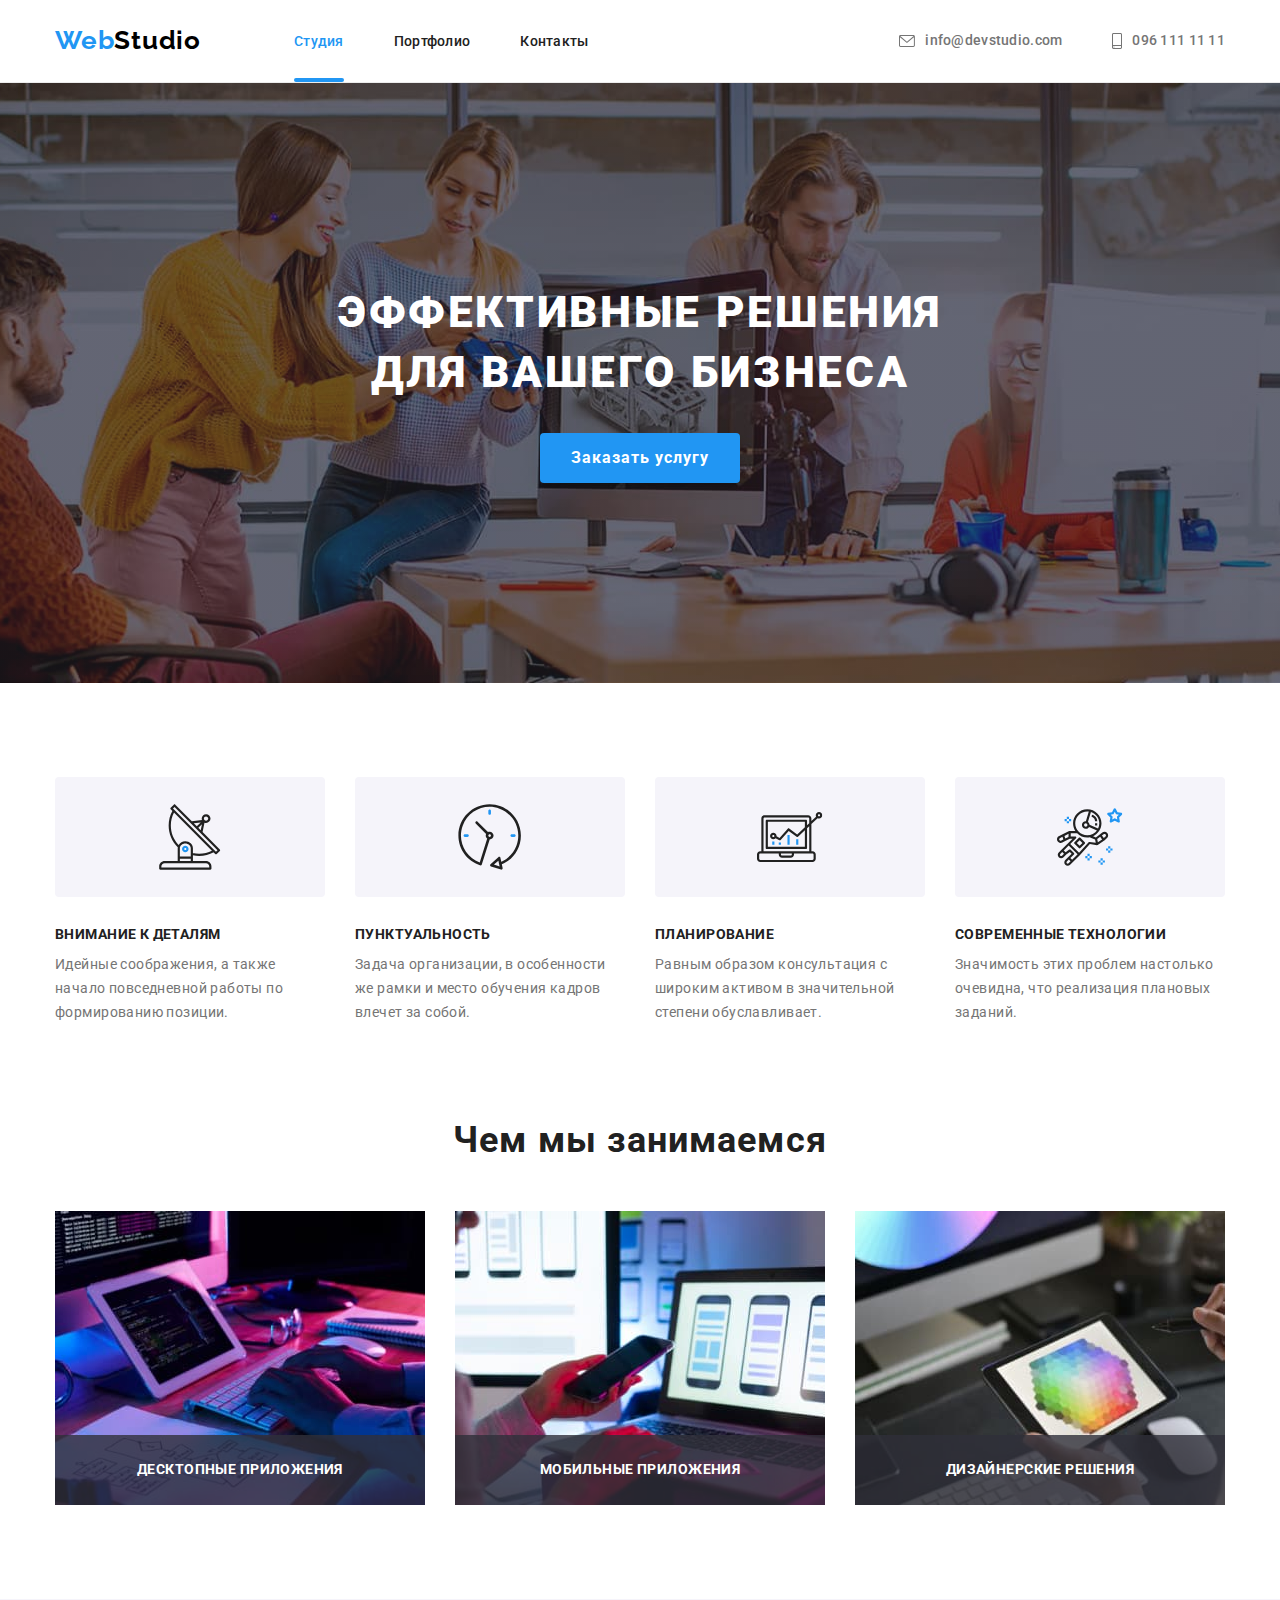
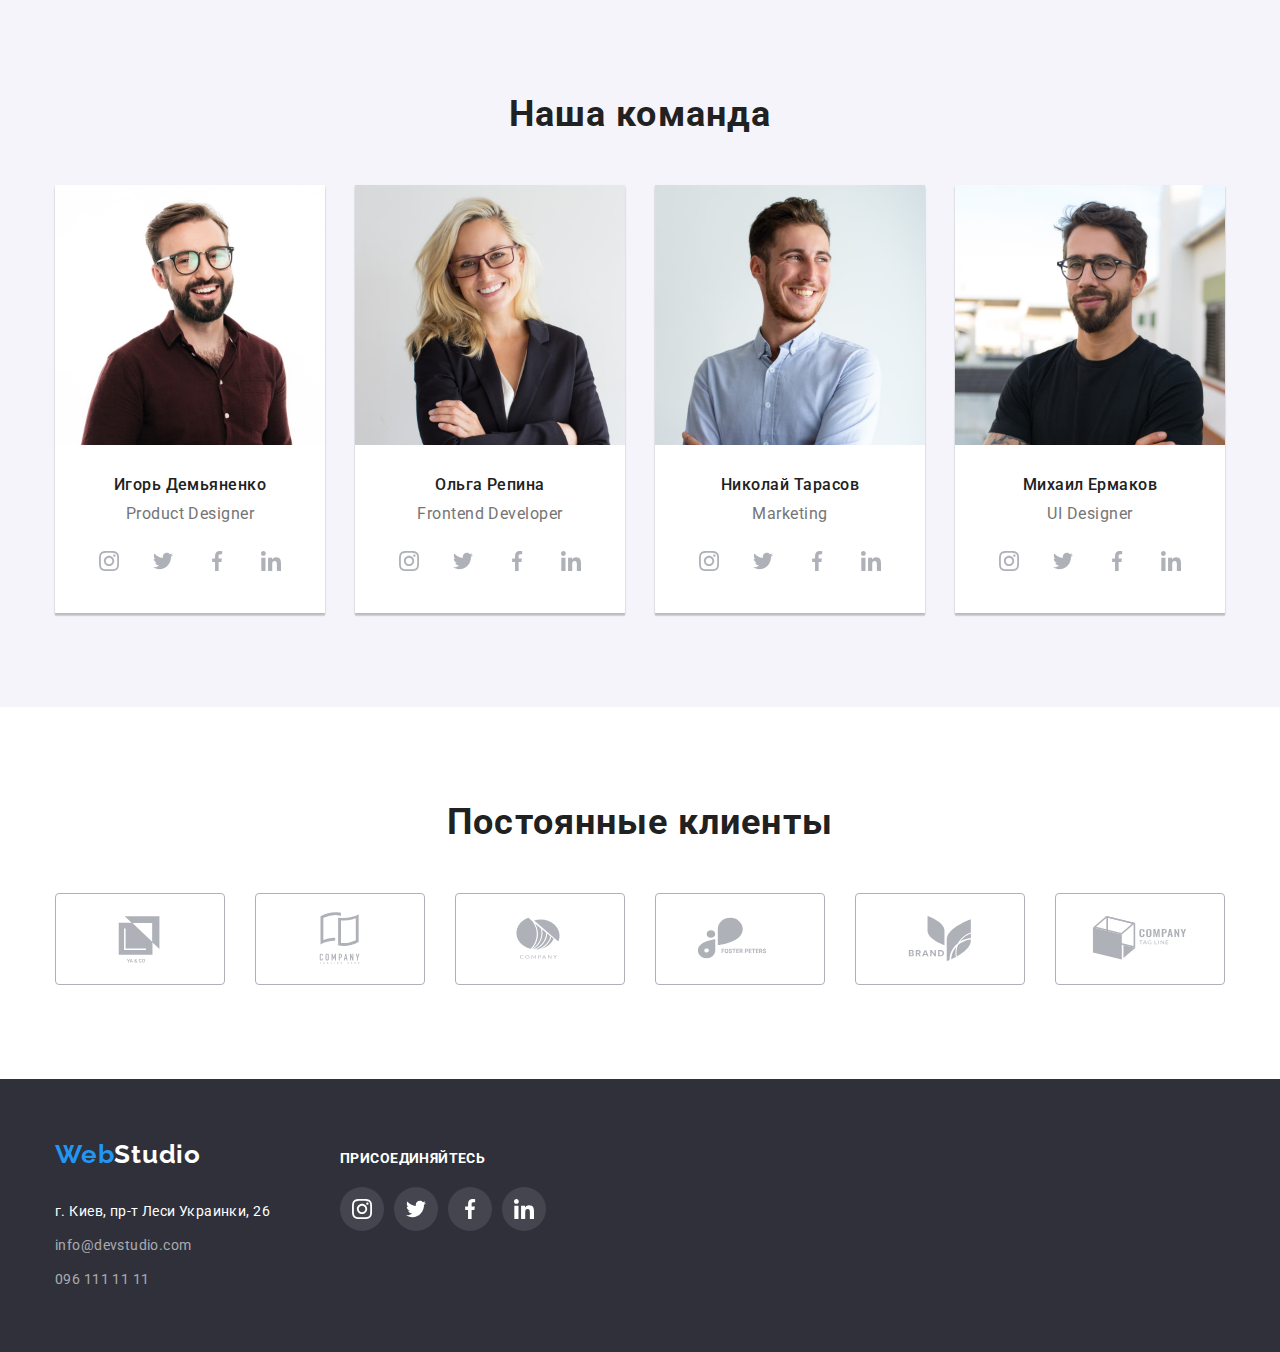
<file: index.html>
<!DOCTYPE html>
<html lang="ru">
<head>
    <meta charset="UTF-8">
    <meta http-equiv="X-UA-Compatible" content="IE=edge">
    <meta name="viewport" content="width=device-width, initial-scale=1.0">
    <title>WebStudio</title>
    <link rel="preconnect" href="https://fonts.googleapis.com">
    <link rel="preconnect" href="https://fonts.gstatic.com" crossorigin>
    <link href="https://fonts.googleapis.com/css2?family=Raleway:wght@700&family=Roboto:wght@400;500;700;900&display=swap"
        rel="stylesheet">
    <link rel="stylesheet" href="https://cdnjs.cloudflare.com/ajax/libs/modern-normalize/1.1.0/modern-normalize.css"
        integrity="sha512-Y0MM+V6ymRKN2zStTqzQ227DWhhp4Mzdo6gnlRnuaNCbc+YN/ZH0sBCLTM4M0oSy9c9VKiCvd4Jk44aCLrNS5Q=="
        crossorigin="anonymous" referrerpolicy="no-referrer" />    
    <link rel="stylesheet" href="./css/styles.css">
</head>
<body>
    <header class="header">
        <div class="container container-header">
            <nav class="navigation">
                <a class="link logo" href="#">Web<span class="header-logo">Studio</span></a>
                <ul class="list nav-list">
                    <li class="nav-item"><a class="link nav-link nav-current" href="#">Студия</a></li>
                    <li class="nav-item"><a class="link nav-link" href="./portfolio.html">Портфолио</a></li>
                    <li class="nav-item"><a class="link nav-link" href="#">Контакты</a></li>
                </ul>                    
            </nav>
            <ul class="list header-contacts">
                <li class="header-contacts-item">
                    <a class="link header-contacts-link" href="mailto:info@devstudio.com">
                        <svg class="contacts-icon" width="16" height="12">
                            <use href="./images/icons/icons.svg#icon-envelope"></use>
                        </svg>
                        info@devstudio.com
                    </a>
                </li>
                <li class="header-contacts-item">
                    <a class="link header-contacts-link" href="tel:0961111111">
                        <svg class="contacts-icon" width="10" height="16">
                            <use href="./images/icons/icons.svg#icon-smartphone"></use>
                        </svg>
                        096 111 11 11
                    </a>
                </li>
            </ul>
        </div>
    </header>
    <main class="main">
        <section class="hero">
            <div class="container">
                <h1 class="hero-title">Эффективные решения для вашего бизнеса</h1>
                <button class="hero-button" type="button" data-modal-open>Заказать услугу</button>
            </div>
        </section>
        <section class="advantages section">
            <div class="container">
                <h2 class="visually-hidden">Наши преимущества</h2>
                <ul class="list advantages-list">
                    <li class="advantages-item">
                        <div class="advantages-icon-wrap">
                            <svg class="advantages-icon" width="65.32" height="70">
                                <use href="./images/icons/icons.svg#icon-antenna"></use>
                            </svg>
                        </div>
                        <h3 class="advantages-item-title">Внимание к деталям</h3>
                        <p class="advantages-item-text">Идейные соображения, а также начало повседневной работы по формированию позиции.
                        </p>
                    </li>
                    <li class="advantages-item">
                        <div class="advantages-icon-wrap">
                            <svg class="advantages-icon" width="65.32" height="70">
                                <use href="./images/icons/icons.svg#icon-clock"></use>
                            </svg>
                        </div>
                        <h3 class="advantages-item-title">Пунктуальность</h3>
                        <p class="advantages-item-text">Задача организации, в особенности же рамки и место обучения кадров влечет за
                            собой.</p>
                    </li>
                    <li class="advantages-item">
                        <div class="advantages-icon-wrap">
                            <svg class="advantages-icon" width="65.32" height="70">
                                <use href="./images/icons/icons.svg#icon-diagram"></use>
                            </svg>
                        </div>
                        <h3 class="advantages-item-title">Планирование</h3>
                        <p class="advantages-item-text">Равным образом консультация с широким активом в значительной степени
                            обуславливает.</p>
                    </li>
                    <li class="advantages-item">
                        <div class="advantages-icon-wrap">
                            <svg class="advantages-icon" width="65.32" height="70">
                                <use href="./images/icons/icons.svg#icon-astronaut"></use>
                            </svg>
                        </div>
                        <h3 class="advantages-item-title">Современные технологии</h3>
                        <p class="advantages-item-text">Значимость этих проблем настолько очевидна, что реализация плановых заданий.</p>
                    </li>
                </ul>
            </div>
        </section>
        <section class="doing section">
            <div class="container">
                <h2 class="doing-title">Чем мы занимаемся</h2>
                <ul class="doing-list list">
                    <li class="doing-item">
                        <a class="link doing-link" href="#">
                            <img class="doing-image" src="./images/wedoing/first.jpg"
                                alt="Десктопные приложения" width="370" height="294">
                            <h3 class="doing-item-title">Десктопные приложения</h3>
                        </a>
                    </li>
                    <li class="doing-item">
                        <a class="link doing-link" href="#">
                            <img class="doing-image"
                                src="./images/wedoing/second.jpg" alt="Мобильные приложения" width="370" height="294">
                            <h3 class="doing-item-title">Мобильные приложения</h3>
                        </a>
                    </li>
                    <li class="doing-item">
                        <a class="link doing-link" href="#">
                            <img class="doing-image" src="./images/wedoing/third.jpg"
                                alt="Дизайнерские решения" width="370" height="294">
                            <h3 class="doing-item-title">Дизайнерские решения</h3>
                        </a>
                    </li>
                </ul>
            </div>            
        </section>
        <section class="team section">
            <div class="container">
                <h2 class="team-title">Наша команда</h2>
                <ul class="list team-list">
                    <li class="team-item">
                        <img class="team-image" src="./images/team/image-1.jpg" alt="Игорь Демьяненко" width="270" height="260">
                        <div class="team-title-text-wrap">
                            <h3 class="team-item-title">Игорь Демьяненко</h3>
                            <p class="team-item-text">Product Designer</p>
                            <ul class="team-soc-list list">
                                <li class="team-soc-item">
                                    <a href="" class="team-soc-link icon-soc-link link">
                                        <svg class="team-soc-icon" width="20" height="20">
                                            <use href="./images/icons/icons.svg#icon-instagram"></use>
                                        </svg>
                                    </a>
                                </li>
                                <li class="team-soc-item">
                                    <a href="" class="link team-soc-link icon-soc-link link">
                                        <svg class="team-soc-icon" width="20" height="20">
                                            <use href="./images/icons/icons.svg#icon-twitter"></use>
                                        </svg>
                                    </a>
                                </li>
                                <li class="team-soc-item">
                                    <a href="" class="team-soc-link icon-soc-link link">
                                        <svg class="team-soc-icon" width="20" height="20">
                                            <use href="./images/icons/icons.svg#icon-facebook"></use>
                                        </svg>
                                    </a>
                                </li>
                                <li class="team-soc-item">
                                    <a href="" class="team-soc-link icon-soc-link link">
                                        <svg class="team-soc-icon" width="20" height="20">
                                            <use href="./images/icons/icons.svg#icon-linkedin"></use>
                                        </svg>
                                    </a>
                                </li>
                            </ul>
                        </div>                        
                    </li>
                    <li class="team-item">
                        <img class="team-image" src="./images/team/image-2.jpg" alt="Ольга Репина" width="270" height="260">
                        <div class="team-title-text-wrap">
                            <h3 class="team-item-title">Ольга Репина</h3>
                            <p class="team-item-text">Frontend Developer</p>
                            <ul class="team-soc-list list">
                                <li class="team-soc-item">
                                    <a href="" class="team-soc-link icon-soc-link link">
                                        <svg class="team-soc-icon" width="20" height="20">
                                            <use href="./images/icons/icons.svg#icon-instagram"></use>
                                        </svg>
                                    </a>
                                </li>
                                <li class="team-soc-item">
                                    <a href="" class="link team-soc-link icon-soc-link link">
                                        <svg class="team-soc-icon" width="20" height="20">
                                            <use href="./images/icons/icons.svg#icon-twitter"></use>
                                        </svg>
                                    </a>
                                </li>
                                <li class="team-soc-item">
                                    <a href="" class="team-soc-link icon-soc-link link">
                                        <svg class="team-soc-icon" width="20" height="20">
                                            <use href="./images/icons/icons.svg#icon-facebook"></use>
                                        </svg>
                                    </a>
                                </li>
                                <li class="team-soc-item">
                                    <a href="" class="team-soc-link icon-soc-link link">
                                        <svg class="team-soc-icon" width="20" height="20">
                                            <use href="./images/icons/icons.svg#icon-linkedin"></use>
                                        </svg>
                                    </a>
                                </li>
                            </ul>
                        </div>                        
                    </li>
                    <li class="team-item">
                        <img class="team-image" src="./images/team/image-3.jpg" alt="Николай Тарасов" width="270" height="260">
                        <div class="team-title-text-wrap">
                            <h3 class="team-item-title">Николай Тарасов</h3>
                            <p class="team-item-text">Marketing</p>
                            <ul class="team-soc-list list">
                                <li class="team-soc-item">
                                    <a href="" class="team-soc-link icon-soc-link link">
                                        <svg class="team-soc-icon" width="20" height="20">
                                            <use href="./images/icons/icons.svg#icon-instagram"></use>
                                        </svg>
                                    </a>
                                </li>
                                <li class="team-soc-item">
                                    <a href="" class="link team-soc-link icon-soc-link link">
                                        <svg class="team-soc-icon" width="20" height="20">
                                            <use href="./images/icons/icons.svg#icon-twitter"></use>
                                        </svg>
                                    </a>
                                </li>
                                <li class="team-soc-item">
                                    <a href="" class="team-soc-link icon-soc-link link">
                                        <svg class="team-soc-icon" width="20" height="20">
                                            <use href="./images/icons/icons.svg#icon-facebook"></use>
                                        </svg>
                                    </a>
                                </li>
                                <li class="team-soc-item">
                                    <a href="" class="team-soc-link icon-soc-link link">
                                        <svg class="team-soc-icon" width="20" height="20">
                                            <use href="./images/icons/icons.svg#icon-linkedin"></use>
                                        </svg>
                                    </a>
                                </li>
                            </ul>
                        </div>                        
                    </li>
                    <li class="team-item">
                        <img class="team-image" src="./images/team/image-4.jpg" alt="Михаил Ермаков" width="270" height="260">
                        <div class="team-title-text-wrap">
                            <h3 class="team-item-title">Михаил Ермаков</h3>
                            <p class="team-item-text">UI Designer</p>
                            <ul class="team-soc-list list">
                                <li class="team-soc-item">
                                    <a href="" class="team-soc-link icon-soc-link link">
                                        <svg class="team-soc-icon" width="20" height="20">
                                            <use href="./images/icons/icons.svg#icon-instagram"></use>
                                        </svg>
                                    </a>
                                </li>
                                <li class="team-soc-item">
                                    <a href="" class="link team-soc-link icon-soc-link link">
                                        <svg class="team-soc-icon" width="20" height="20">
                                            <use href="./images/icons/icons.svg#icon-twitter"></use>
                                        </svg>
                                    </a>
                                </li>
                                <li class="team-soc-item">
                                    <a href="" class="team-soc-link icon-soc-link link">
                                        <svg class="team-soc-icon" width="20" height="20">
                                            <use href="./images/icons/icons.svg#icon-facebook"></use>
                                        </svg>
                                    </a>
                                </li>
                                <li class="team-soc-item">
                                    <a href="" class="team-soc-link icon-soc-link link">
                                        <svg class="team-soc-icon" width="20" height="20">
                                            <use href="./images/icons/icons.svg#icon-linkedin"></use>
                                        </svg>
                                    </a>
                                </li>
                            </ul>
                        </div>                        
                    </li>
                </ul>
            </div>            
        </section>
        <section class="clients section">
            <div class="container">
                <h2 class="clients-title">Постоянные клиенты</h2>
                <ul class="clients-list list">
                    <li class="clients-list-item">
                        <a href="" class="clients-link link">
                            <svg class="client-icon" width="106" height="60">
                                <use href="./images/icons/icons.svg#icon-client-logo-1"></use>
                            </svg>
                        </a>
                    </li>
                    <li class="clients-list-item">
                        <a href="" class="clients-link link">
                            <svg class="client-icon" width="106" height="60">
                                <use href="./images/icons/icons.svg#icon-client-logo-2"></use>
                            </svg>
                        </a>
                    </li>
                    <li class="clients-list-item">
                        <a href="" class="clients-link link">
                            <svg class="client-icon" width="106" height="60">
                                <use href="./images/icons/icons.svg#icon-client-logo-3"></use>
                            </svg>
                        </a>
                    </li>
                    <li class="clients-list-item">
                        <a href="" class="clients-link link">
                            <svg class="client-icon" width="106" height="60">
                                <use href="./images/icons/icons.svg#icon-client-logo-4"></use>
                            </svg>
                        </a>
                    </li>
                    <li class="clients-list-item">
                        <a href="" class="clients-link link">
                            <svg class="client-icon" width="106" height="60">
                                <use href="./images/icons/icons.svg#icon-client-logo-5"></use>
                            </svg>
                        </a>
                    </li>
                    <li class="clients-list-item">
                        <a href="" class="clients-link link">
                            <svg class="client-icon" width="106" height="60">
                                <use href="./images/icons/icons.svg#icon-client-logo-6"></use>
                            </svg>
                        </a>
                    </li>
                </ul>
            </div>
        </section>
    </main>
    <footer class="footer">
        <div class="container">
            <div class="container-footer-wrap">
                <div class="container-footer-adress">
                    <a class="link logo" href="#">Web<span class="footer-logo">Studio</span></a>
                    <address class="footer-address">
                        <ul class="list footer-list">
                            <li class="footer-item"><a class="link footer-link footer-link-address-color"
                                    href="https://goo.gl/maps/kx9JJZzX5HRAfABEA" target="_blank" rel="noopener, noindex, nofollow">г.
                                    Киев,
                                    пр-т Леси Украинки, 26</a></li>
                            <li class="footer-item"><a class="link footer-link footer-link-contact-color"
                                    href="mailto:info@devstudio.com">info@devstudio.com</a></li>
                            <li class="footer-item"><a class="link footer-link footer-link-contact-color" href="tel:0961111111">096 111
                                    11
                                    11</a></li>
                        </ul>
                    </address>
                </div>
                <div class="container-footer-soc">
                    <p class="container-footer-soc-text">присоединяйтесь</p>
                    <ul class="container-footer-soc-list list">
                        <li class="company-soc-item">
                            <a href="" class="company-soc-link icon-soc-link link">
                                <svg class="company-soc-icon" width="20" height="20">
                                    <use href="./images/icons/icons.svg#icon-instagram"></use>
                                </svg>
                            </a>
                        </li>
                        <li class="company-soc-item">
                            <a href="" class="company-soc-link icon-soc-link link">
                                <svg class="company-soc-icon" width="20" height="20">
                                    <use href="./images/icons/icons.svg#icon-twitter"></use>
                                </svg>
                            </a>
                        </li>
                        <li class="company-soc-item">
                            <a href="" class="company-soc-link icon-soc-link link">
                                <svg class="company-soc-icon" width="20" height="20">
                                    <use href="./images/icons/icons.svg#icon-facebook"></use>
                                </svg>
                            </a>
                        </li>
                        <li class="company-soc-item">
                            <a href="" class="company-soc-link icon-soc-link link">
                                <svg class="company-soc-icon" width="20" height="20">
                                    <use href="./images/icons/icons.svg#icon-linkedin"></use>
                                </svg>
                            </a>
                        </li>
                    </ul>
                </div>
            </div>            
        </div>      
    </footer>

    <div class="backdrop is-hidden" data-modal>
        <div class="modal">
            <button class="btn-modal" type="button" data-modal-close>
                <svg class="company-soc-icon" width="11" height="11">
                    <use href="./images/icons/icons.svg#icon-close-black-18dp-2-1-1"></use>
                </svg>
            </button>
        </div>
    </div>

    <script src="./js/modal.js"></script>
</body>
</html>
</file>
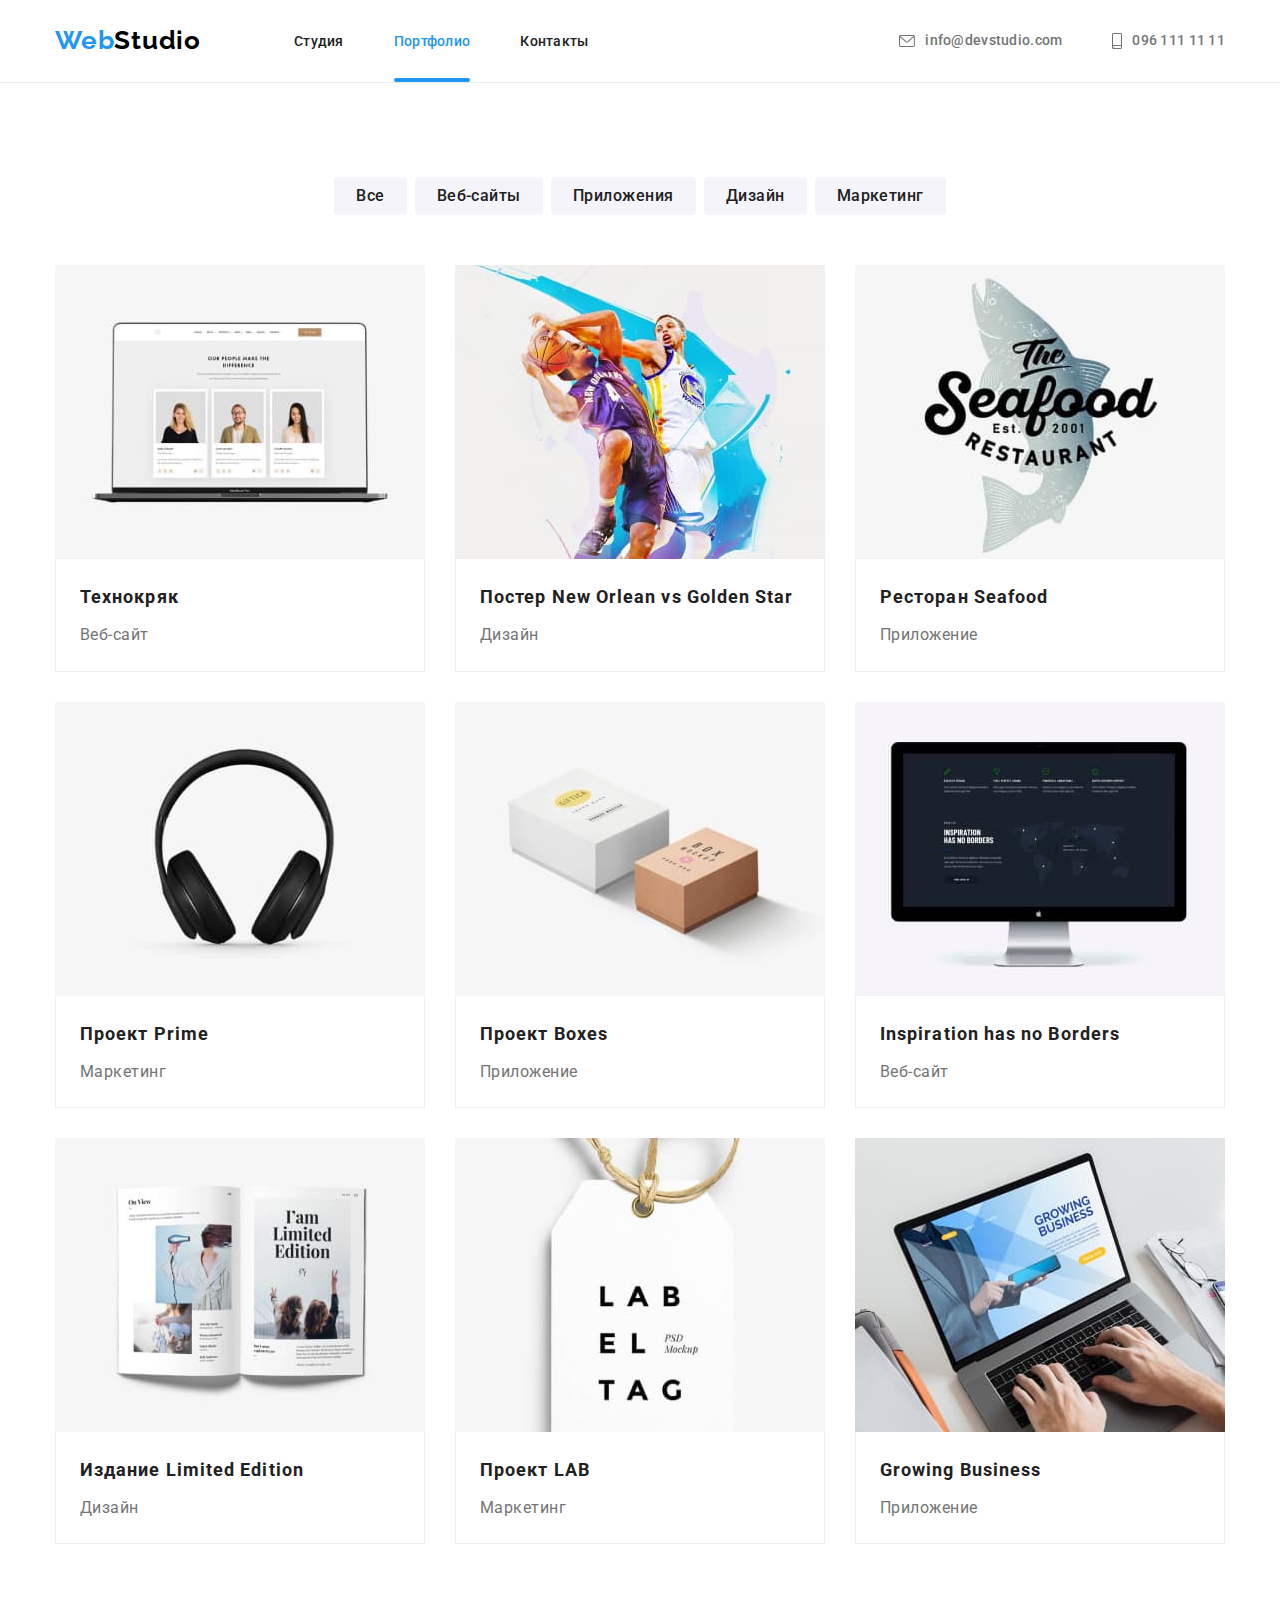
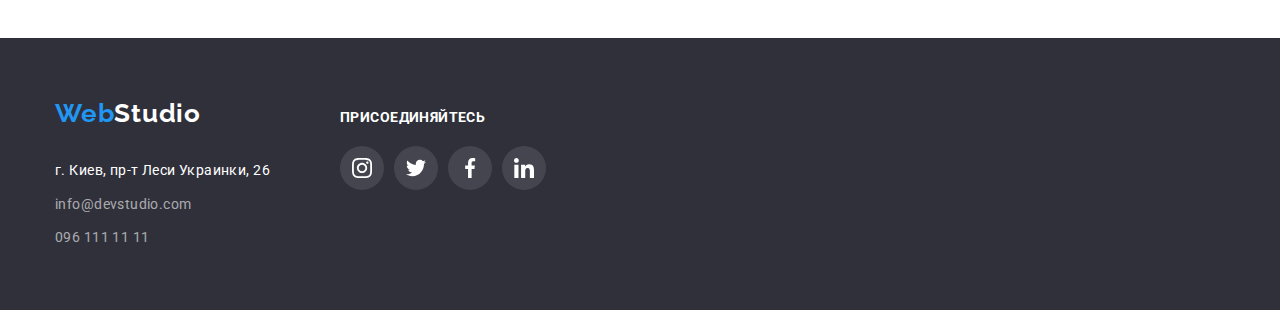
<file: portfolio.html>
<!DOCTYPE html>
<html lang="ru">

<head>
    <meta charset="UTF-8">
    <meta http-equiv="X-UA-Compatible" content="IE=edge">
    <meta name="viewport" content="width=device-width, initial-scale=1.0">
    <title>WebStudio</title>
    <link rel="preconnect" href="https://fonts.googleapis.com">
    <link rel="preconnect" href="https://fonts.gstatic.com" crossorigin>
    <link
        href="https://fonts.googleapis.com/css2?family=Raleway:wght@700&family=Roboto:wght@400;500;700;900&display=swap"
        rel="stylesheet">
    <link rel="stylesheet" href="https://cdnjs.cloudflare.com/ajax/libs/modern-normalize/1.1.0/modern-normalize.css"
        integrity="sha512-Y0MM+V6ymRKN2zStTqzQ227DWhhp4Mzdo6gnlRnuaNCbc+YN/ZH0sBCLTM4M0oSy9c9VKiCvd4Jk44aCLrNS5Q=="
        crossorigin="anonymous" referrerpolicy="no-referrer" />
    <link rel="stylesheet" href="./css/styles.css">
</head>

<body>
    <header class="header">
        <div class="container container-header">
            <nav class="navigation">
                <a class="link logo" href="#">Web<span class="header-logo">Studio</span></a>
                <ul class="list nav-list">
                    <li class="nav-item"><a class="link nav-link" href="./index.html">Студия</a></li>
                    <li class="nav-item"><a class="link nav-link nav-current" href="#">Портфолио</a></li>
                    <li class="nav-item"><a class="link nav-link" href="#">Контакты</a></li>
                </ul>
            </nav>
            <ul class="list header-contacts">
                <li class="header-contacts-item">
                    <a class="link header-contacts-link" href="mailto:info@devstudio.com">
                        <svg class="contacts-icon" width="16" height="12">
                            <use href="./images/icons/icons.svg#icon-envelope"></use>
                        </svg>
                        info@devstudio.com
                    </a>
                </li>
                <li class="header-contacts-item">
                    <a class="link header-contacts-link" href="tel:0961111111">
                        <svg class="contacts-icon" width="10" height="16">
                            <use href="./images/icons/icons.svg#icon-smartphone"></use>
                        </svg>
                        096 111 11 11
                    </a>
                </li>
            </ul>
        </div>
    </header>
    <main class="gallery">
        <section class="gallery-section section">
            <div class="container">
                <h1 class="visually-hidden">Галерея</h1>
                <ul class="gallery-filter list">
                    <li class="gallery-filter-item"><button class="gallery-filter-btn">Все</button></li>
                    <li class="gallery-filter-item"><button class="gallery-filter-btn">Веб-сайты</button></li>
                    <li class="gallery-filter-item"><button class="gallery-filter-btn">Приложения</button></li>
                    <li class="gallery-filter-item"><button class="gallery-filter-btn">Дизайн</button></li>
                    <li class="gallery-filter-item"><button class="gallery-filter-btn">Маркетинг</button></li>
                </ul>
                <ul class="list gallery-list">
                    <li class="gallery-item">
                        <a href="" class="gallery-link link">
                            <div class="gallery-image-discription-wrap">
                                <img class="gallery-image" src="./images/gallery/img-1.jpg" alt="Технокряк" width="370" height="294">
                                <p class="gallery-description-text">
                                    Ресурс предлагает комплексные предложения с разным уровнем функционала и сервисов.
                                    Все это позволит посетителю получить исчерпывающие сведения о компании или частном лице.
                                </p>
                            </div>                            
                            <div class="gallery-title-text">
                                <h2 class="gallery-item-title">Технокряк</h2>
                                <p class="gallery-text">Веб-сайт</p>
                            </div>                            
                        </a>                        
                    </li>
                    <li class="gallery-item">
                        <a href="" class="gallery-link link">
                            <div class="gallery-image-discription-wrap">
                                <img class="gallery-image" src="./images/gallery/img-2.jpg" alt="Постер New Orlean vs Golden Star" width="370"
                                    height="294">
                                <p class="gallery-description-text">
                                    Ресурс предлагает комплексные предложения с разным уровнем функционала и сервисов.
                                    Все это позволит посетителю получить исчерпывающие сведения о компании или частном лице.
                                </p>
                            </div>                            
                            <div class="gallery-title-text">
                                <h2 class="gallery-item-title">Постер New Orlean vs Golden Star</h2>
                                <p class="gallery-text">Дизайн</p>                                
                            </div>                           
                        </a>                        
                    </li>
                    <li class="gallery-item">
                        <a href="" class="gallery-link link">
                            <div class="gallery-image-discription-wrap">
                                <img class="gallery-image" src="./images/gallery/img-3.jpg" alt="Ресторан Seafood" width="370" height="294">
                                <p class="gallery-description-text">
                                    Ресурс предлагает комплексные предложения с разным уровнем функционала и сервисов.
                                    Все это позволит посетителю получить исчерпывающие сведения о компании или частном лице.
                                </p>
                            </div>                            
                            <div class="gallery-title-text">
                                <h2 class="gallery-item-title">Ресторан Seafood</h2>
                                <p class="gallery-text">Приложение</p>                                
                            </div>                            
                        </a>                                               
                    </li>
                    <li class="gallery-item">
                        <a href="" class="gallery-link link">
                            <div class="gallery-image-discription-wrap">
                                <img class="gallery-image" src="./images/gallery/img-4.jpg" alt="Проект Prime" width="370" height="294">
                                <p class="gallery-description-text">
                                    Ресурс предлагает комплексные предложения с разным уровнем функционала и сервисов.
                                    Все это позволит посетителю получить исчерпывающие сведения о компании или частном лице.
                                </p>
                            </div>                            
                            <div class="gallery-title-text">
                                <h2 class="gallery-item-title">Проект Prime</h2>
                                <p class="gallery-text">Маркетинг</p>                                
                            </div>
                        </a>                                               
                    </li>
                    <li class="gallery-item">
                        <a href="" class="gallery-link link">
                            <div class="gallery-image-discription-wrap">
                                <img class="gallery-image" src="./images/gallery/img-5.jpg" alt="Проект Boxes" width="370" height="294">
                                <p class="gallery-description-text">
                                    Ресурс предлагает комплексные предложения с разным уровнем функционала и сервисов.
                                    Все это позволит посетителю получить исчерпывающие сведения о компании или частном лице.
                                </p>
                            </div>                            
                            <div class="gallery-title-text">
                                <h2 class="gallery-item-title">Проект Boxes</h2>
                                <p class="gallery-text">Приложение</p>                                
                            </div>                            
                        </a>                                              
                    </li>
                    <li class="gallery-item">
                        <a href="" class="gallery-link link">
                            <div class="gallery-image-discription-wrap">
                                <img class="gallery-image" src="./images/gallery/img-6.jpg" alt="Inspiration has no Borders" width="370" height="294">
                                <p class="gallery-description-text">
                                    Ресурс предлагает комплексные предложения с разным уровнем функционала и сервисов.
                                    Все это позволит посетителю получить исчерпывающие сведения о компании или частном лице.
                                </p>
                            </div>                            
                            <div class="gallery-title-text">
                                <h2 class="gallery-item-title">Inspiration has no Borders</h2>
                                <p class="gallery-text">Веб-сайт</p>                                
                            </div>                            
                        </a>                                               
                    </li>
                    <li class="gallery-item">
                        <a href="" class="gallery-link link">
                            <div class="gallery-image-discription-wrap">
                                <img class="gallery-image" src="./images/gallery/img-7.jpg" alt="Издание Limited Edition" width="370" height="294">
                                <p class="gallery-description-text">
                                    Ресурс предлагает комплексные предложения с разным уровнем функционала и сервисов.
                                    Все это позволит посетителю получить исчерпывающие сведения о компании или частном лице.
                                </p>
                            </div>                            
                            <div class="gallery-title-text">
                                <h2 class="gallery-item-title">Издание Limited Edition</h2>
                                <p class="gallery-text">Дизайн</p>                                
                            </div>                            
                        </a>                                               
                    </li>
                    <li class="gallery-item">
                        <a href="" class="gallery-link link">
                            <div class="gallery-image-discription-wrap">
                                <img class="gallery-image" src="./images/gallery/img-8.jpg" alt="Проект LAB" width="370" height="294">
                                <p class="gallery-description-text">
                                    Ресурс предлагает комплексные предложения с разным уровнем функционала и сервисов.
                                    Все это позволит посетителю получить исчерпывающие сведения о компании или частном лице.
                                </p>
                            </div>                            
                            <div class="gallery-title-text">
                                <h2 class="gallery-item-title">Проект LAB</h2>
                                <p class="gallery-text">Маркетинг</p>                                
                            </div>                            
                        </a>                                               
                    </li>
                    <li class="gallery-item">
                        <a href="" class="gallery-link link">
                            <div class="gallery-image-discription-wrap">
                                <img class="gallery-image" src="./images/gallery/img-9.jpg" alt="Growing Business" width="370" height="294">
                                <p class="gallery-description-text">
                                    Ресурс предлагает комплексные предложения с разным уровнем функционала и сервисов.
                                    Все это позволит посетителю получить исчерпывающие сведения о компании или частном лице.
                                </p>
                            </div>                            
                            <div class="gallery-title-text">
                                <h2 class="gallery-item-title">Growing Business</h2>
                                <p class="gallery-text">Приложение</p>                                
                            </div>                            
                        </a>                                               
                    </li>
                </ul>
            </div>            
        </section>
    </main>
    <footer class="footer">
        <div class="container">
            <div class="container-footer-wrap">
                <div class="container-footer-adress">
                    <a class="link logo" href="#">Web<span class="footer-logo">Studio</span></a>
                    <address class="footer-address">
                        <ul class="list footer-list">
                            <li class="footer-item"><a class="link footer-link footer-link-address-color"
                                    href="https://goo.gl/maps/kx9JJZzX5HRAfABEA" target="_blank"
                                    rel="noopener, noindex, nofollow">г.
                                    Киев,
                                    пр-т Леси Украинки, 26</a></li>
                            <li class="footer-item"><a class="link footer-link footer-link-contact-color"
                                    href="mailto:info@devstudio.com">info@devstudio.com</a></li>
                            <li class="footer-item"><a class="link footer-link footer-link-contact-color"
                                    href="tel:0961111111">096 111
                                    11
                                    11</a></li>
                        </ul>
                    </address>
                </div>
                <div class="container-footer-soc">
                    <p class="container-footer-soc-text">присоединяйтесь</p>
                    <ul class="container-footer-soc-list list">
                        <li class="company-soc-item">
                            <a href="" class="company-soc-link icon-soc-link link">
                                <svg class="company-soc-icon" width="20" height="20">
                                    <use href="./images/icons/icons.svg#icon-instagram"></use>
                                </svg>
                            </a>
                        </li>
                        <li class="company-soc-item">
                            <a href="" class="company-soc-link icon-soc-link link">
                                <svg class="company-soc-icon" width="20" height="20">
                                    <use href="./images/icons/icons.svg#icon-twitter"></use>
                                </svg>
                            </a>
                        </li>
                        <li class="company-soc-item">
                            <a href="" class="company-soc-link icon-soc-link link">
                                <svg class="company-soc-icon" width="20" height="20">
                                    <use href="./images/icons/icons.svg#icon-facebook"></use>
                                </svg>
                            </a>
                        </li>
                        <li class="company-soc-item">
                            <a href="" class="company-soc-link icon-soc-link link">
                                <svg class="company-soc-icon" width="20" height="20">
                                    <use href="./images/icons/icons.svg#icon-linkedin"></use>
                                </svg>
                            </a>
                        </li>
                    </ul>
                </div>
            </div>
        </div>
    </footer>
</body>

</html>
</file>
<file: css/styles.css>
:root {
--primary-font: "Roboto";
--secondary-font: "Raleway";
--primary-color: #FFFFFF;
--header-logo-color: #000000;
--hero-footer-bgcolor: #2F303A;
--secondary-bgcolor: #F5F4FA;
--primary-text-color: #212121;
--secondary-text-color: #757575;
--accent-color: #2196F3;
--color-link: #AFB1B8;
--primary-rgba-color: rgba(0, 0, 0, 0.1);
} 
/* ------------------------------------------------------------------------------------------------ */
/*----------------------------------------- COMMON--------------------------------------------------*/
/* ------------------------------------------------------------------------------------------------ */
h1,
h2,
h3,
p {
    margin: 0;
}

ul,
ol {
    padding-left: 0;
    margin: 0;
}

body {
    font-family: var(--primary-font), Tahoma, sans-serif;
    background-color: var(--primary-color);
}

.link {
    text-decoration: none;
    font-style: normal;
}

.list {
    list-style: none;
}

.logo {
    font-family: var(--secondary-font);
    font-weight: 700;
    font-size: 26px;
    line-height: 1.19;
    letter-spacing: 0.03em;
    color: var(--accent-color);
}

.container {
    width: 1200px;
    padding-left: 15px;
    padding-right: 15px;
    margin: 0 auto;
}

.section {
    padding-top: 94px;
    padding-bottom: 94px;
}

.icon-soc-link {
    width: 44px;
    height: 44px;    
    border-radius: 50%;
    display: flex;
    justify-content: center;
    align-items: center;
}
/*----------------------------------------------HEADER----------------------------------------  */
.header {
    border-bottom: 1px solid #ECECEC;
}

.navigation {
    display: flex;
}

.header .logo {
    padding-top: 25px;
    padding-bottom: 25px;
    margin-right: 93px;
}

.header-logo {
    color: var(--header-logo-color);
}

.nav-list,
.header-contacts {
    display: flex;
    align-items: center;
    padding-top: 32px;
    padding-bottom: 32px;
}

.nav-item:not(:last-child),
.header-contacts-item:not(:last-child) {
    margin-right: 50px;
}

.nav-link {
    font-weight: 500;
    font-size: 14px;
    line-height: 1.14;
    letter-spacing: 0.02em;
    color: var(--primary-text-color);
    transition:
            color 250ms cubic-bezier(0.4, 0, 0.2, 1);
} 

.nav-link:hover,
.nav-link:focus {
    color: var(--accent-color);
}

.nav-current {
    color: var(--accent-color);
    position: relative;
}

.nav-current::after {
    content: "";
    height: 4px;
    background-color: var(--accent-color);
    width: 100%;
    border-radius: 2px;
    display: block;
    position: absolute;
    left: 0;
    bottom: -33px;
}

.header-contacts-link {
    font-weight: 500;
    font-size: 14px;
    line-height: 1.14;
    letter-spacing: 0.02em;
    color: var(--secondary-text-color);
    display: flex;
    justify-content: center;
    align-items: center;
    fill: #757575;
    transition:
            color 250ms cubic-bezier(0.4, 0, 0.2, 1),
            fill 250ms cubic-bezier(0.4, 0, 0.2, 1);
}

.header-contacts-link:hover,
.header-contacts-link:focus {
    color: var(--accent-color);
    fill: var(--accent-color);
}
.contacts-icon {
    margin-right: 10px;
}

.container-header {
    display: flex;
    justify-content: space-between;
    align-items: center;
}
/*----------------------------------------------FOOTER------------------------------------------  */

.footer {
    background-color: var(--hero-footer-bgcolor);
    padding-top: 60px;
    padding-bottom: 60px;
}

.footer .logo {
    display: block;
    margin-bottom: 30px;
}

.footer-logo {
    color: var(--primary-color);
}

.footer-item:not(:last-child) {
    margin-bottom: 10px;
}

.footer-link {
    font-size: 14px;
    line-height: 1.71;
    letter-spacing: 0.03em;
}

.footer-link-address-color {
    color: var(--primary-color);
}

.footer-link-contact-color {
    color: rgba(255, 255, 255, 0.6);
}

.container-footer-wrap {
    display: flex;
    align-items: baseline;
}

.container-footer-soc {
    margin-left: 70px;
}

.container-footer-soc-text {
    font-family: var(--primary-font);
    font-weight: 700;
    font-size: 14px;
    line-height: 1.14;
    letter-spacing: 0.03em;
    text-transform: uppercase;
    color: var(--primary-color);
    margin-bottom: 20px;
}

.container-footer-soc-list {
    display: flex;
}

.company-soc-item:not(:first-child) {
    margin-left: 10px;
}

.company-soc-link {
    background-color: rgba(255, 255, 255, 0.1);
    fill: var(--primary-color);
    transition:
            background-color 250ms cubic-bezier(0.4, 0, 0.2, 1);
}

.company-soc-link:hover,
.company-soc-link:focus {
    background-color: var(--accent-color);
}
/* ------------------------------------------------------------------------------------------------ */
/*----------------------------------------- STUDIO--------------------------------------------------*/
/* ------------------------------------------------------------------------------------------------ */


/*----------------------------------------------HERO------------------------------------------  */

.hero {
    background-color: var(--hero-footer-bgcolor);
    text-align: center;
    padding-top: 200px;
    padding-bottom: 200px;
    background-image: 
        linear-gradient(rgba(47, 48, 58, 0.4), rgba(47, 48, 58, 0.4)), 
        url(../images/bground/hero-bg.jpg);
    background-repeat: no-repeat;
    background-size: cover;
    background-position: center;
    max-width: 1600px;
    margin: 0 auto;
}

.hero-title {
    display: block;
    font-weight: 900;
    font-size: 44px;
    line-height: 1.36;
    text-align: center;
    letter-spacing: 0.06em;
    text-transform: uppercase;
    color: var(--primary-color);
    margin: 0 auto;
    margin-bottom: 30px;
    max-width: 696px;
}

.hero-button {
    display: block;
    min-width: 200px;
    height: 50px;
    flex-shrink: 0;
    background-color: var(--accent-color);
    border: var(--accent-color);
    font-family: var(--primary-font);
    font-style: normal;
    font-weight: 700;
    font-size: 16px;
    line-height: 1.88;
    letter-spacing: 0.06em;
    text-align: center;
    color: var(--primary-color);
    cursor: pointer;
    box-shadow: 0px 4px 4px rgba(0, 0, 0, 0.15);
    border-radius: 4px;
    padding-right: 10px 32px;
    margin: 0 auto;
}

/*----------------------------------------------ADVANTAGES------------------------------------  */
.advantages-list {
    display: flex;
}

.visually-hidden {
    position: absolute;
    white-space: nowrap;
    width: 1px;
    height: 1px;
    overflow: hidden;
    border: 0;
    padding: 0;
    clip: rect(0 0 0 0);
    clip-path: inset(50%);
    margin: -1px;
}

.advantages-item:not(:last-child) {
    margin-right: 30px;
}

.advantages-icon-wrap {
    width: 270px;
    height: 120px;
    background-color: var(--secondary-bgcolor);
    border-radius: 4px;
    display: flex;
    justify-content: center;
    align-items: center;
    margin-bottom: 30px;
}

.advantages-item-title {
    font-size: 14px;
    line-height: 1.14;
    letter-spacing: 0.03em;
    text-transform: uppercase;
    color: var(--primary-text-color);
    margin-bottom: 10px;
}

.advantages-item-text {
    font-size: 14px;
    line-height: 1.71;    
    letter-spacing: 0.03em;
    color: var(--secondary-text-color);
}

/*----------------------------------------------DOING-----------------------------------------  */
.doing {
    padding-top: 0;
}

.doing-title {
    color: var(--primary-text-color);
    font-size: 36px;
    line-height: 1.17;
    text-align: center;
    letter-spacing: 0.03em;
    margin-bottom: 50px;
}
.doing-list {
    display: flex;
    margin-left: -30px;    
}


.doing-item {
    position: relative;
    width: calc(100% / 3 - 30px);
    margin-left: 30px;
}

img {
    display: block;
    width: 100%;
    height: auto;
}

.doing-item-title {
    display: flex;
    justify-content: center;
    align-items: center;
    font-family: var(--primary-font);
    font-size: 14px;
    line-height: 1.14;
    letter-spacing: 0.03em;
    text-transform: uppercase;
    color: var(--primary-color);
    position: absolute;
    width: 370px;
    height: 70px;
    left: 0;
    bottom: 0;
    background-color:  rgba(47, 48, 58, 0.8);
}

/*----------------------------------------------TEAM------------------------------------------  */
.team {
    background-color: var(--secondary-bgcolor);
}

.team-title {
    color: var(--primary-text-color);
    font-size: 36px;
    line-height: 1.17;
    text-align: center;
    letter-spacing: 0.03em;
    margin-bottom: 50px;
}

.team-list {
    display: flex;
    margin-left: -30px;
}

.team-item {
    width: calc(100% / 4 - 30px);
    margin-left: 30px;
    background-color: var(--primary-color);
    box-shadow: 0px 3px 1px var(--primary-rgba-color), 0px 1px 2px rgba(0, 0, 0, 0.08), 0px 2px 2px rgba(0, 0, 0, 0.12);
}

.team-title-text-wrap {
    padding-top: 30px;
    padding-bottom: 30px;
}

.team-item-title {
    font-weight: 500;
    font-size: 16px;
    line-height: 1.19;
    text-align: center;
    letter-spacing: 0.03em;
    color: var(--primary-text-color);
    margin-bottom: 10px;
}

.team-item-text {
    font-size: 16px;
    line-height: 1.19;
    text-align: center;
    letter-spacing: 0.03em;
    color: var(--secondary-text-color);
    margin-bottom: 16px;
}

.team-soc-list {
    display: flex;
    justify-content: center;
}

.team-soc-item:not(:first-child) {
    margin-left: 10px;
}

.team-soc-link {
    background-color: var(--primary-color);
    fill: var(--color-link);
    transition: 
        background-color 250ms cubic-bezier(0.4, 0, 0.2, 1),
        fill 250ms cubic-bezier(0.4, 0, 0.2, 1);
}

.team-soc-link:hover,
.team-soc-link:focus {
    background-color: var(--accent-color);
    fill: var(--primary-color);
}


/*----------------------------------------------CLIENTS-------------------------------------------  */

.clients-title {
    font-family: var(--primary-font);
    font-size: 36px;
    line-height: 1.17;
    text-align: center;
    letter-spacing: 0.03em;
    color: var(--primary-text-color);
    margin-bottom: 50px;
}

.clients-list {
    display: flex;
    margin-left: -30px;
}

.clients-list-item {
    width: calc(100% / 6 - 30px);
    margin-left: 30px;
}

.clients-link {
    width: 170px;
    height: 92px;
    border: 1px solid var(--color-link);
    border-radius: 4px;
    display: flex;
    justify-content: center;
    align-items: center;
    fill: var(--color-link);
    transition:
            border-color 250ms cubic-bezier(0.4, 0, 0.2, 1),
            fill 250ms cubic-bezier(0.4, 0, 0.2, 1);
}

.clients-link:hover,
.clients-link:focus {
    border-color: var(--accent-color);
    fill: var(--accent-color);
}
/* ------------------------------------------------------------------------------------------------ */
/*----------------------------------------- PORTFOLIO-----------------------------------------------*/
/* ------------------------------------------------------------------------------------------------ */

.gallery-filter {
    display: flex;
    justify-content: center;
    margin-bottom: 50px;
}

.gallery-filter-item:not(:last-child) {
    margin-right: 8px;
}

.gallery-filter-btn {
    font-family: inherit;
    font-weight: 500;
    font-size: 16px;
    line-height: 1.63;
    text-align: center;
    letter-spacing: 0.03em;
    background-color: var(--secondary-bgcolor);
    border: var(--secondary-bgcolor);
    color: var(--primary-text-color);
    border-radius: 4px;
    cursor: pointer;
    padding: 6px 22px;
    transition:
            color 250ms cubic-bezier(0.4, 0, 0.2, 1),
            background-color 250ms cubic-bezier(0.4, 0, 0.2, 1),
            box-shadow 250ms cubic-bezier(0.4, 0, 0.2, 1);
}

.gallery-filter-btn:hover,
.gallery-filter-btn:focus {
    color: var(--primary-color);
    background-color: var(--accent-color);
    border: var(--accent-color);
    box-shadow: 0px 3px 1px var(--primary-rgba-color),
                0px 1px 2px rgba(0, 0, 0, 0.08),
                0px 2px 2px rgba(0, 0, 0, 0.12);
}

.gallery-list {
    display: flex;
    flex-wrap: wrap;
    margin-left: -30px;
}

.gallery-item {
    width: calc(100% / 3 - 30px);
    margin-left: 30px;    
}

.gallery-item:not(:nth-last-child(-n + 3)) {
    margin-bottom: 30px;
}

.gallery-link {
    display: block;
    transition:
            box-shadow 250ms cubic-bezier(0.4, 0, 0.2, 1);
}

.gallery-link:hover,
.gallery-link:focus {
    box-shadow: 0px 1px 1px rgba(0, 0, 0, 0.12), 0px 4px 4px rgba(0, 0, 0, 0.06), 1px 4px 6px rgba(0, 0, 0, 0.16);
}

.gallery-link:hover .gallery-description-text,
.gallery-link:focus .gallery-description-text {
    transform: translateY(0%);
}

.gallery-image-discription-wrap {
    position: relative;
    overflow: hidden;
}

.gallery-description-text {
    position: absolute;
    height: 100%;
    width: 100%;
    top: 0;
    font-family: var(--primary-font);
    font-size: 18px;
    line-height: 1.56;
    letter-spacing: 0.03em;
    color: var(--primary-color);
    padding: 63px 24px;
    background-color: rgba(33, 150, 243, 0.9);
    transform: translateY(100%);
    transition: transform 250ms cubic-bezier(0.4, 0, 0.2, 1);
}

.gallery-title-text {
    padding: 20px 24px;
    border-left: 1px solid #EEEEEE;
    border-right: 1px solid #EEEEEE;
    border-bottom: 1px solid #EEEEEE;
}

.gallery-item-title {
    font-size: 18px;
    line-height: 2;
    letter-spacing: 0.06em;
    color: var(--primary-text-color);
    margin-bottom: 5px;
}

.gallery-text {
    font-size: 16px;
    line-height: 1.88;
    letter-spacing: 0.03em;
    color: var(--secondary-text-color);
}

.backdrop {
    position: fixed;
    top: 0;
    width: 100vw;
    height: 100vh;
    background-color: rgba(0, 0, 0, 0.2);
    display: flex;
    justify-content: center;
    align-items: center;
    transition: opacity 300ms, visibility 300ms;
}

.backdrop.is-hidden .modal {
    transform: translate(20px, 100%);
}

.modal {
    width: 528px;
    min-height: 581px;
    background-color: var(--primary-color);
    box-shadow: 0px 1px 3px rgba(0, 0, 0, 0.12), 0px 1px 1px rgba(0, 0, 0, 0.14), 0px 2px 1px rgba(0, 0, 0, 0.2);
    border-radius: 4px;
    position: relative;
    transition: transform 300ms;
    transform: translate(20px, 0%);
}

.btn-modal {
    position: absolute;
    top: 8px;
    right: 8px; 
    width: 30px;
    height: 30px;
    border-radius: 50%;
    background-color: var(--primary-color);
    border: 1px solid var(--primary-rgba-color);
    display: flex;
    justify-content: center;
    align-items: center;
    fill: var(--header-logo-color);
    cursor: pointer;
}

.is-hidden {
    opacity: 0;
    pointer-events: none;
    visibility: hidden;
}
</file>
